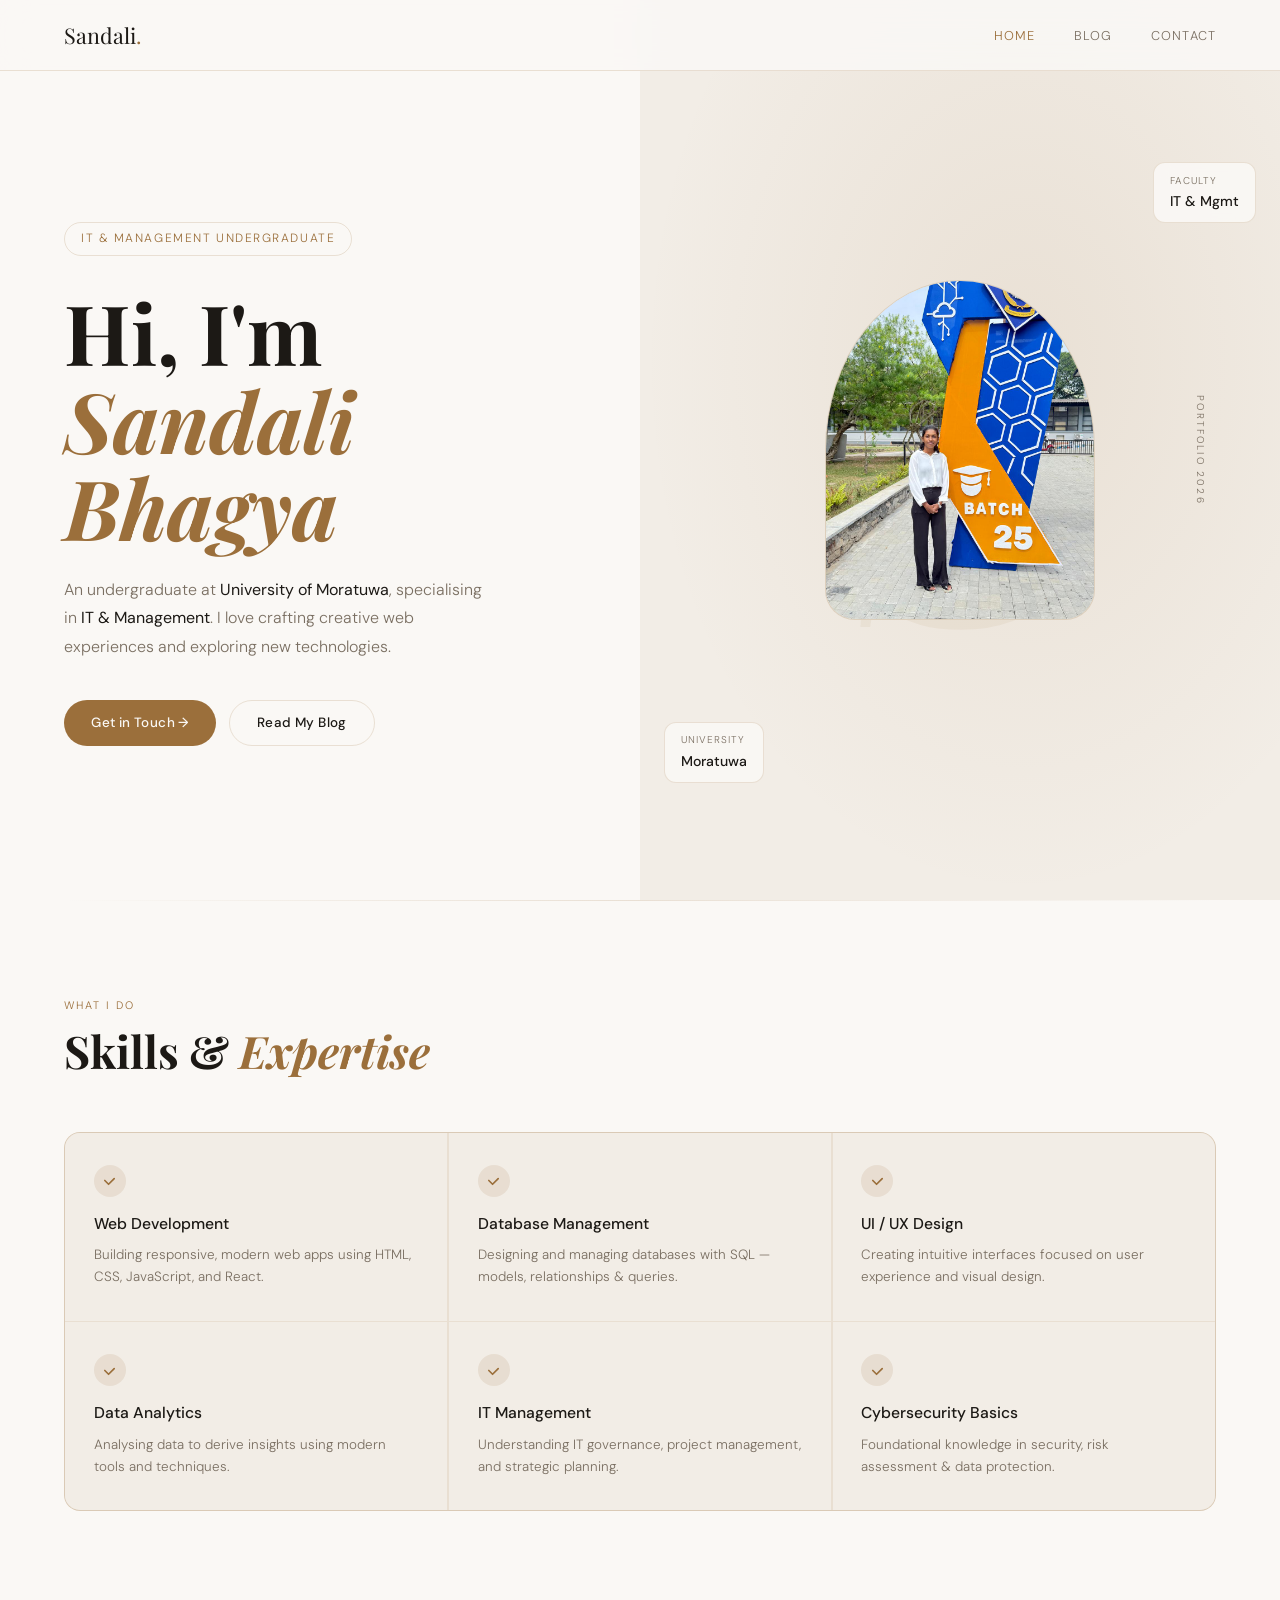
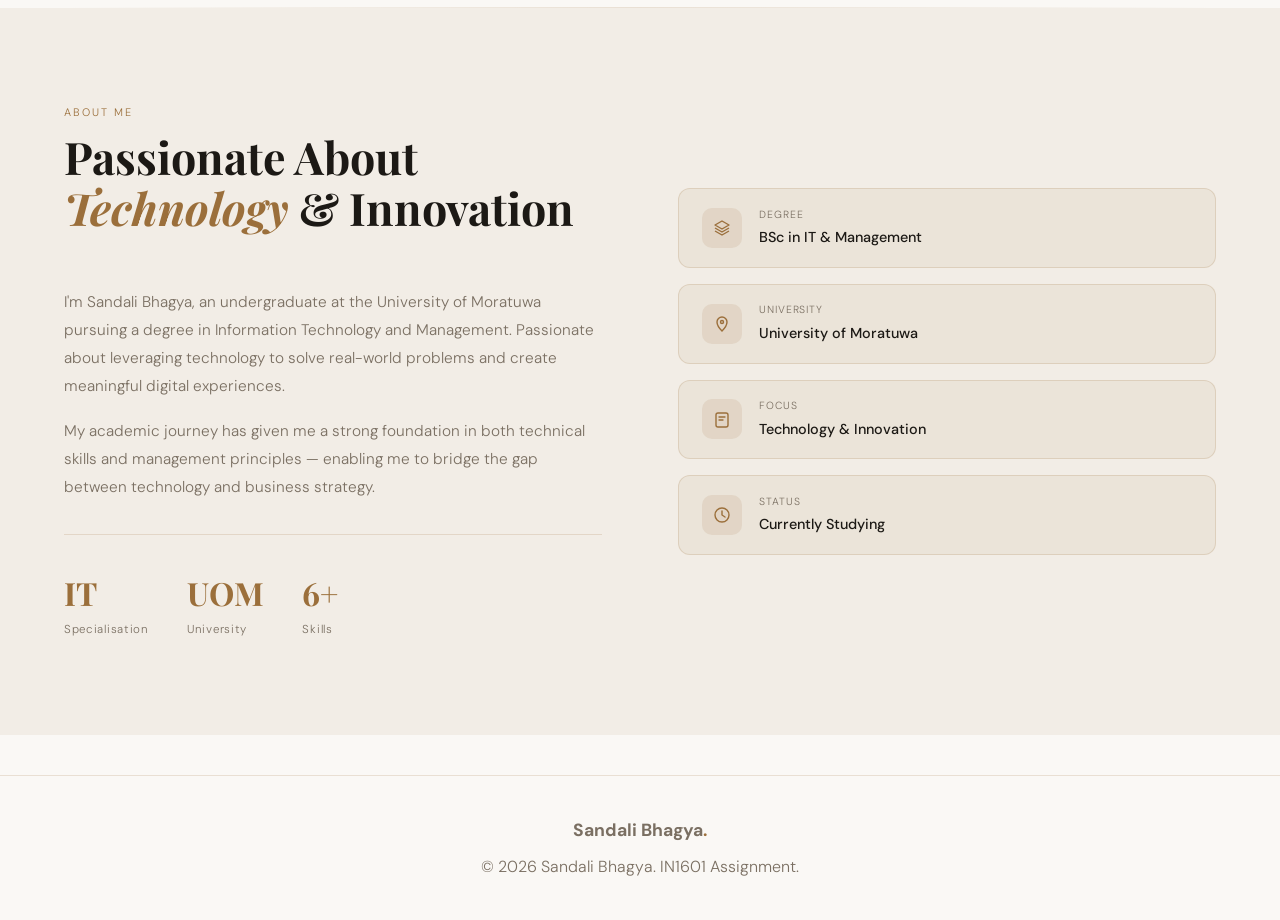
<file: index.html>
<!DOCTYPE html>
<html lang="en">
<head>
  <meta charset="UTF-8" />
  <meta name="viewport" content="width=device-width, initial-scale=1.0"/>
  <title>Sandali Bhagya — Portfolio</title>
  <link rel="preconnect" href="https://fonts.googleapis.com">
  <link rel="preconnect" href="https://fonts.gstatic.com" crossorigin>
  <link href="https://fonts.googleapis.com/css2?family=Playfair+Display:ital,wght@0,400;0,700;1,400&family=DM+Sans:opsz,wght@9..40,300;9..40,400;9..40,500&display=swap" rel="stylesheet">
  <style>
    *, *::before, *::after { box-sizing: border-box; margin: 0; padding: 0; }

    :root {
      --bg:        #faf8f5;
      --bg2:       #f2ede6;
      --bg3:       #ebe4d9;
      --accent:    #9b6f3b;
      --accent2:   #7a5228;
      --text:      #1c1915;
      --muted:     #7a6f62;
      --border:    rgba(155,111,59,0.18);
      --r:         16px;
      --px:        clamp(1.2rem, 5vw, 6rem);
      --sy:        clamp(3.5rem, 8vw, 6rem);
    }

    html { scroll-behavior: smooth; }

    body {
      font-family: 'DM Sans', sans-serif;
      background: var(--bg);
      color: var(--text);
      overflow-x: hidden;
      font-weight: 300;
      line-height: 1.6;
    }

    img { max-width: 100%; display: block; }
    a   { text-decoration: none; }

    /* NAV */
    nav {
      position: fixed;
      inset: 0 0 auto;
      z-index: 200;
      display: flex;
      align-items: center;
      justify-content: space-between;
      padding: 1.1rem var(--px);
      background: rgba(250,248,245,0.88);
      backdrop-filter: blur(16px);
      border-bottom: 1px solid var(--border);
    }
    .logo { font-family: 'Playfair Display', serif; font-size: clamp(1.1rem,3vw,1.35rem); color: var(--text); }
    .logo em { color: var(--accent); font-style: normal; }
    .nav-links { display: flex; gap: clamp(1.2rem,3vw,2.5rem); list-style: none; }
    .nav-links a { color: var(--muted); font-size: .8rem; letter-spacing: .09em; text-transform: uppercase; transition: color .2s; }
    .nav-links a:hover, .nav-links a.active { color: var(--accent); }

    /* hamburger */
    .ham { display: none; flex-direction: column; gap: 5px; background: none; border: none; cursor: pointer; padding: 6px; z-index: 210; }
    .ham span { display: block; width: 22px; height: 1.5px; background: var(--text); border-radius: 2px; transition: transform .3s, opacity .3s; }
    .ham.open span:nth-child(1) { transform: translateY(6.5px) rotate(45deg); }
    .ham.open span:nth-child(2) { opacity: 0; }
    .ham.open span:nth-child(3) { transform: translateY(-6.5px) rotate(-45deg); }

    /* drawer */
    .drawer { display: none; position: fixed; inset: 0; z-index: 190; background: var(--bg2); flex-direction: column; align-items: center; justify-content: center; gap: 2rem; }
    .drawer.open { display: flex; }
    .drawer a { font-family: 'Playfair Display', serif; font-size: 2rem; color: var(--muted); transition: color .2s; }
    .drawer a:hover, .drawer a.active { color: var(--accent); }

    /* HERO */
    .hero { display: grid; grid-template-columns: 1fr 1fr; min-height: 100svh; position: relative; }

    .hero-left {
      display: flex; flex-direction: column; justify-content: center;
      padding: clamp(5rem,12vw,9rem) var(--px) clamp(3rem,6vw,5rem);
      position: relative; z-index: 1;
    }

    .eyebrow {
      display: inline-flex; align-items: center; gap: .5rem;
      font-size: clamp(.65rem,1.2vw,.75rem); letter-spacing: .13em; text-transform: uppercase;
      color: var(--accent); border: 1px solid var(--border); padding: .42rem 1rem;
      border-radius: 100px; width: fit-content; margin-bottom: clamp(1.2rem,3vw,2rem);
      animation: up .8s ease both;
    }
    .eyebrow svg { width: 11px; height: 11px; flex-shrink: 0; }

    .hero-name {
      font-family: 'Playfair Display', serif;
      font-size: clamp(2.6rem,6.5vw,5.5rem); font-weight: 700; line-height: 1.05;
      margin-bottom: clamp(1rem,2.5vw,1.6rem); animation: up .8s .1s ease both;
    }
    .hero-name .it { font-style: italic; color: var(--accent); }

    .hero-desc {
      font-size: clamp(.88rem,1.5vw,1rem); line-height: 1.78; color: var(--muted);
      max-width: 420px; margin-bottom: clamp(1.6rem,3vw,2.6rem); animation: up .8s .2s ease both;
    }
    .hero-desc strong { color: var(--text); font-weight: 400; }

    .hero-btns { display: flex; flex-wrap: wrap; gap: .8rem; animation: up .8s .3s ease both; }

    .btn {
      display: inline-flex; align-items: center; gap: .45rem;
      padding: .7rem 1.7rem; border-radius: 100px;
      font-family: 'DM Sans', sans-serif; font-size: .84rem; font-weight: 500;
      letter-spacing: .03em; transition: all .25s; cursor: pointer; white-space: nowrap;
    }
    .btn-primary { background: var(--accent); color: #faf8f5; border: none; }
    .btn-primary:hover { background: var(--accent2); transform: translateY(-2px); }
    .btn-outline  { background: transparent; color: var(--text); border: 1px solid var(--border); }
    .btn-outline:hover  { border-color: var(--accent); color: var(--accent); transform: translateY(-2px); }

    .hero-right {
      position: relative; display: flex; align-items: center; justify-content: center;
      background: var(--bg2); overflow: hidden;
    }
    .hero-right::before {
      content: ''; position: absolute; inset: 0;
      background: radial-gradient(ellipse at 60% 40%, rgba(155,111,59,.10) 0%, transparent 70%);
    }
    .deco-s {
      position: absolute; font-family: 'Playfair Display', serif;
      font-size: min(55vw,420px); font-weight: 700; color: rgba(155,111,59,.07);
      line-height: 1; user-select: none; top: 50%; left: 50%; transform: translate(-50%,-50%);
    }

    .photo-frame {
      position: relative; z-index: 1;
      width: clamp(150px,22vw,270px); height: clamp(190px,28vw,340px);
      border-radius: 50% 50% 30px 30px; border: 1px solid var(--border);
      background: var(--bg3); display: flex; align-items: center; justify-content: center;
      flex-direction: column; gap: .5rem; overflow: hidden; animation: fade 1s .4s ease both;
    }
    .photo-frame svg   { opacity: .28; width: clamp(36px,6vw,64px); height: auto; }
    .photo-frame span  { font-size: .7rem; letter-spacing: .1em; color: var(--muted); text-transform: uppercase; }

    .fi {
      position: absolute; z-index: 2; background: rgba(250,248,245,0.92);
      backdrop-filter: blur(10px); border: 1px solid var(--border);
      border-radius: 12px; padding: .6rem 1rem; animation: fade 1s .7s ease both;
    }
    .fi-lbl { font-size: .62rem; letter-spacing: .1em; text-transform: uppercase; color: var(--muted); }
    .fi-val { font-size: .88rem; font-weight: 500; color: var(--text); margin-top: .1rem; }
    .fi-1   { bottom: 13%; left: clamp(8px,3vw,24px); }
    .fi-2   { top:    18%; right: clamp(8px,3vw,24px); }

    .vtxt {
      position: absolute; right: clamp(.8rem,2vw,2rem); top: 50%;
      transform: translateY(-50%) rotate(90deg);
      font-size: .62rem; letter-spacing: .22em; color: var(--muted);
      text-transform: uppercase; white-space: nowrap;
    }



    /* DIVIDER */
    .divider { height: 1px; background: linear-gradient(90deg,transparent,var(--border),transparent); margin: 0 var(--px); }

    /* SECTIONS */
    .section { padding: var(--sy) var(--px); position: relative; }
    .slabel  { font-size: .68rem; letter-spacing: .18em; text-transform: uppercase; color: var(--accent); margin-bottom: .7rem; }
    .stitle  { font-family: 'Playfair Display', serif; font-size: clamp(1.8rem,4vw,2.8rem); font-weight: 700; line-height: 1.12; margin-bottom: clamp(2rem,5vw,3.5rem); }
    .stitle .ac { color: var(--accent); font-style: italic; }

    /* SKILLS */
    #skills { background: var(--bg); }
    .skills-grid {
      display: grid; grid-template-columns: repeat(3,1fr);
      gap: 1.5px; background: var(--border); border: 1px solid var(--border);
      border-radius: var(--r); overflow: hidden;
    }
    .sk-card { background: var(--bg2); padding: clamp(1.2rem,3vw,2rem) clamp(1rem,2.5vw,1.8rem); transition: background .25s; }
    .sk-card:hover { background: var(--bg3); }
    .sk-mark { width: 32px; height: 32px; border-radius: 50%; background: rgba(155,111,59,.12); display: flex; align-items: center; justify-content: center; margin-bottom: .9rem; }
    .sk-mark svg { width: 15px; height: 15px; color: var(--accent); }
    .sk-card h3 { font-size: clamp(.88rem,1.4vw,.98rem); font-weight: 500; margin-bottom: .5rem; }
    .sk-card p  { font-size: clamp(.78rem,1.2vw,.84rem); line-height: 1.65; color: var(--muted); }

    /* ABOUT */
    #about { background: var(--bg2); }
    .about-grid { display: grid; grid-template-columns: 1fr 1fr; gap: clamp(2rem,6vw,6rem); align-items: center; }
    .about-p { color: var(--muted); line-height: 1.82; font-size: clamp(.88rem,1.4vw,.96rem); margin-bottom: 1.1rem; }
    .stat-row { display: flex; flex-wrap: wrap; gap: clamp(1.2rem,3vw,3rem); margin-top: 2rem; padding-top: 2rem; border-top: 1px solid var(--border); }
    .s-num { font-family: 'Playfair Display', serif; font-size: clamp(1.5rem,3vw,2rem); font-weight: 700; color: var(--accent); }
    .s-lbl { font-size: .72rem; color: var(--muted); letter-spacing: .06em; margin-top: .15rem; }

    .info-cards { display: flex; flex-direction: column; gap: 1rem; }
    .ic { display: flex; align-items: center; gap: 1.1rem; padding: 1.1rem 1.4rem; background: var(--bg3); border: 1px solid var(--border); border-radius: 12px; transition: border-color .2s; }
    .ic:hover { border-color: rgba(155,111,59,.38); }
    .ic-icon { width: 40px; height: 40px; border-radius: 10px; background: rgba(155,111,59,.12); display: flex; align-items: center; justify-content: center; flex-shrink: 0; color: var(--accent); }
    .ic-lbl { font-size: .65rem; letter-spacing: .08em; text-transform: uppercase; color: var(--muted); margin-bottom: .18rem; }
    .ic-val { font-size: .9rem; font-weight: 500; color: var(--text); }

   footer { 
      border-top: 1px solid var(--border) !important; 
      padding: 40px 0; 
      margin-top: 40px; 
      color: var(--muted) !important; 
      text-align: center; 
    }
    
    .footer-inner {
      display: flex;
      flex-direction: column;
      gap: 10px;
    }
    
    .footer-logo { font-weight: bold; font-size: 1.1rem; }
   
    
  </style>
</head>
<body>

<!-- NAV -->
<nav>
  <a href="index.html" class="logo">Sandali<em>.</em></a>
  <ul class="nav-links">
    <li><a href="index.html" class="active">Home</a></li>
    <li><a href="blog.html">Blog</a></li>
    <li><a href="contact.html">Contact</a></li>
  </ul>
  <button class="ham" id="ham" aria-label="Open menu">
    <span></span><span></span><span></span>
  </button>
</nav>

<!-- fullscreen mobile drawer -->
<div class="drawer" id="drawer">
  <a href="index.html" class="active">Home</a>
  <a href="blog.html">Blog</a>
  <a href="contact.html">Contact</a>
</div>

<!-- HERO -->
<section class="hero">
  <div class="hero-left">
    <div class="eyebrow">
      
      IT &amp; Management Undergraduate
    </div>
    <h1 class="hero-name">Hi, I'm<br><span class="it">Sandali<br>Bhagya</span></h1>
    <p class="hero-desc">
      An undergraduate at <strong>University of Moratuwa</strong>, specialising in
      <strong>IT &amp; Management</strong>. I love crafting creative web experiences
      and exploring new technologies.
    </p>
    <div class="hero-btns">
      <a href="contact.html" class="btn btn-primary">Get in Touch →</a>
      <a href="blog.html"    class="btn btn-outline">Read My Blog</a>
    </div>
  </div>

  <div class="hero-right">
    <span class="deco-s" aria-hidden="true">S</span>
    <div class="photo-frame">
    
        <img src="me.jpeg" alt="Sandali Bhagya" style="width:100%;height:2000%;object-fit:cover;">
    
      
  
    </div>
    <div class="fi fi-1">
      <div class="fi-lbl">University</div>
      <div class="fi-val">Moratuwa</div>
    </div>
    <div class="fi fi-2">
      <div class="fi-lbl">Faculty</div>
      <div class="fi-val">IT &amp; Mgmt</div>
    </div>
    <span class="vtxt">Portfolio 2026</span>
  </div>


</section>

<div class="divider"></div>

<!-- SKILLS -->
<section class="section" id="skills">
  <div class="slabel reveal">What I Do</div>
  <h2 class="stitle reveal">Skills &amp; <span class="ac">Expertise</span></h2>
  <div class="skills-grid">
    <div class="sk-card reveal"><div class="sk-mark"><svg viewBox="0 0 16 16" fill="none"><path d="M3 8l4 4 6-6" stroke="currentColor" stroke-width="1.8" stroke-linecap="round" stroke-linejoin="round"/></svg></div><h3>Web Development</h3><p>Building responsive, modern web apps using HTML, CSS, JavaScript, and React.</p></div>
    <div class="sk-card reveal"><div class="sk-mark"><svg viewBox="0 0 16 16" fill="none"><path d="M3 8l4 4 6-6" stroke="currentColor" stroke-width="1.8" stroke-linecap="round" stroke-linejoin="round"/></svg></div><h3>Database Management</h3><p>Designing and managing databases with SQL — models, relationships &amp; queries.</p></div>
    <div class="sk-card reveal"><div class="sk-mark"><svg viewBox="0 0 16 16" fill="none"><path d="M3 8l4 4 6-6" stroke="currentColor" stroke-width="1.8" stroke-linecap="round" stroke-linejoin="round"/></svg></div><h3>UI / UX Design</h3><p>Creating intuitive interfaces focused on user experience and visual design.</p></div>
    <div class="sk-card reveal"><div class="sk-mark"><svg viewBox="0 0 16 16" fill="none"><path d="M3 8l4 4 6-6" stroke="currentColor" stroke-width="1.8" stroke-linecap="round" stroke-linejoin="round"/></svg></div><h3>Data Analytics</h3><p>Analysing data to derive insights using modern tools and techniques.</p></div>
    <div class="sk-card reveal"><div class="sk-mark"><svg viewBox="0 0 16 16" fill="none"><path d="M3 8l4 4 6-6" stroke="currentColor" stroke-width="1.8" stroke-linecap="round" stroke-linejoin="round"/></svg></div><h3>IT Management</h3><p>Understanding IT governance, project management, and strategic planning.</p></div>
    <div class="sk-card reveal"><div class="sk-mark"><svg viewBox="0 0 16 16" fill="none"><path d="M3 8l4 4 6-6" stroke="currentColor" stroke-width="1.8" stroke-linecap="round" stroke-linejoin="round"/></svg></div><h3>Cybersecurity Basics</h3><p>Foundational knowledge in security, risk assessment &amp; data protection.</p></div>
  </div>
</section>

<div class="divider"></div>

<!-- ABOUT -->
<section class="section" id="about">
  <div class="about-grid">
    <div>
      <div class="slabel reveal">About Me</div>
      <h2 class="stitle reveal">Passionate About<br><span class="ac">Technology</span> &amp; Innovation</h2>
      <p class="about-p reveal">I'm Sandali Bhagya, an undergraduate at the University of Moratuwa pursuing a degree in Information Technology and Management. Passionate about leveraging technology to solve real-world problems and create meaningful digital experiences.</p>
      <p class="about-p reveal">My academic journey has given me a strong foundation in both technical skills and management principles — enabling me to bridge the gap between technology and business strategy.</p>
      <div class="stat-row reveal">
        <div><div class="s-num">IT</div><div class="s-lbl">Specialisation</div></div>
        <div><div class="s-num">UOM</div><div class="s-lbl">University</div></div>
        <div><div class="s-num">6+</div><div class="s-lbl">Skills</div></div>
      </div>
    </div>
    <div class="info-cards reveal">
      <div class="ic">
        <div class="ic-icon"><svg width="18" height="18" viewBox="0 0 18 18" fill="none"><path d="M9 2L2 6l7 4 7-4-7-4zM2 12l7 4 7-4M2 9l7 4 7-4" stroke="currentColor" stroke-width="1.4" stroke-linejoin="round"/></svg></div>
        <div><div class="ic-lbl">Degree</div><div class="ic-val">BSc in IT &amp; Management</div></div>
      </div>
      <div class="ic">
        <div class="ic-icon"><svg width="18" height="18" viewBox="0 0 18 18" fill="none"><path d="M9 2C6.24 2 4 4.24 4 7c0 4 5 9 5 9s5-5 5-9c0-2.76-2.24-5-5-5z" stroke="currentColor" stroke-width="1.4"/><circle cx="9" cy="7" r="1.5" stroke="currentColor" stroke-width="1.4"/></svg></div>
        <div><div class="ic-lbl">University</div><div class="ic-val">University of Moratuwa</div></div>
      </div>
      <div class="ic">
        <div class="ic-icon"><svg width="18" height="18" viewBox="0 0 18 18" fill="none"><rect x="3" y="3" width="12" height="14" rx="2" stroke="currentColor" stroke-width="1.4"/><path d="M6 7h6M6 10h4" stroke="currentColor" stroke-width="1.3" stroke-linecap="round"/></svg></div>
        <div><div class="ic-lbl">Focus</div><div class="ic-val">Technology &amp; Innovation</div></div>
      </div>
      <div class="ic">
        <div class="ic-icon"><svg width="18" height="18" viewBox="0 0 18 18" fill="none"><circle cx="9" cy="9" r="7" stroke="currentColor" stroke-width="1.4"/><path d="M9 5v4l3 2" stroke="currentColor" stroke-width="1.4" stroke-linecap="round"/></svg></div>
        <div><div class="ic-lbl">Status</div><div class="ic-val">Currently Studying</div></div>
      </div>
    </div>
  </div>
</section>


<footer>
  <div class="container">
    <div class="footer-inner">
      <span class="footer-logo">Sandali Bhagya<span style="color:var(--accent)">.</span></span>
      <span class="footer-copy">© 2026 Sandali Bhagya. IN1601 Assignment.</span>
    </div>
  </div>
</footer>

<script src="script.js"></script>

<script>
  const ham = document.getElementById('ham');
  const drawer = document.getElementById('drawer');
  ham.addEventListener('click', () => {
    const open = drawer.classList.toggle('open');
    ham.classList.toggle('open', open);
    document.body.style.overflow = open ? 'hidden' : '';
  });
  drawer.querySelectorAll('a').forEach(a => a.addEventListener('click', () => {
    drawer.classList.remove('open');
    ham.classList.remove('open');
    document.body.style.overflow = '';
  }));

  const io = new IntersectionObserver(
    entries => entries.forEach(e => { if (e.isIntersecting) { e.target.classList.add('vis'); io.unobserve(e.target); } }),
    { threshold: 0.1 }
  );
  document.querySelectorAll('.reveal').forEach(el => io.observe(el));
</script>

</body>
</html>
</file>
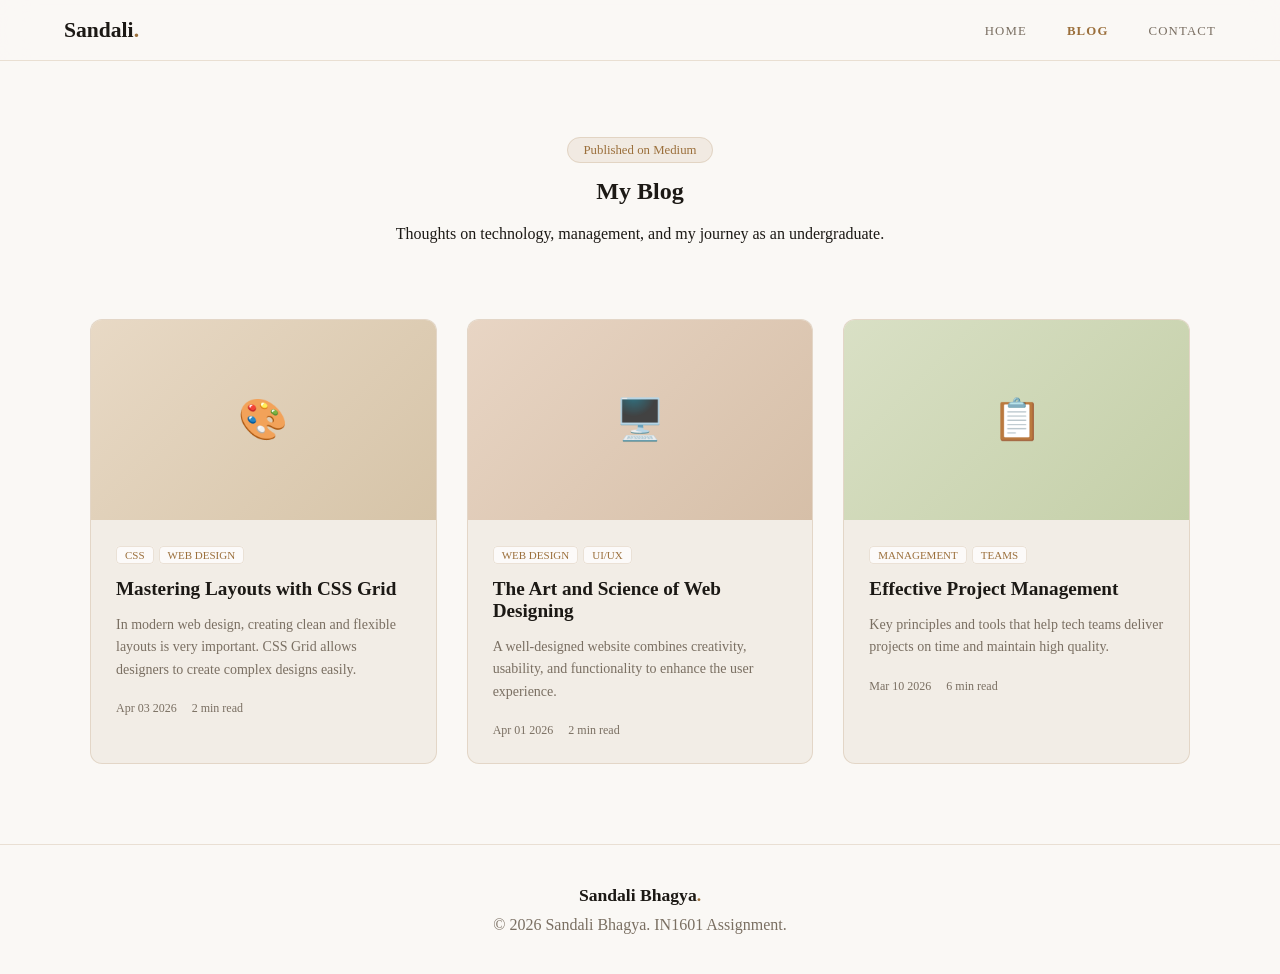
<file: blog.html>
<!DOCTYPE html>
<html lang="en">
<head>
  <meta charset="UTF-8"/>
  <meta name="viewport" content="width=device-width, initial-scale=1.0"/>
  <title>Blog — Sandali</title>
  
  
  <style>
    :root {
      --bg:        #faf8f5;
      --bg2:       #f2ede6;
      --bg3:       #ebe4d9;
      --text:      #1c1915;
      --accent:    #9b6f3b;
      --muted:     #7a6f62;
      --border:    rgba(155,111,59,0.18);
      --tag-bg:    rgba(255,255,255,0.75);
      --accent-light:   rgba(155,111,59,0.1);
      --accent-hover:   #7a5830;
    }

    body { 
      background-color: var(--bg) !important; 
      color: var(--text) !important; 
      margin: 0; 
    }
    
    /* NAVIGATION - Home page එකට සමාන වන ලෙස සකස් කළා */
    nav {
      position: fixed; 
      inset: 0 0 auto; 
      z-index: 200;
      display: flex; 
      align-items: center; 
      justify-content: space-between;
      padding: 1.1rem var(--px, 5%); 
      background: rgba(250,248,245,0.88);
      backdrop-filter: blur(16px); 
      border-bottom: 1px solid var(--border);
    }
    
    .logo { font-family: serif; font-size: 1.35rem; color: var(--text); text-decoration: none; font-weight: bold; }
    .logo span { color: var(--accent); }
    
    .nav-links { display: flex; gap: 2.5rem; list-style: none; margin: 0; padding: 0; }
    .nav-links a { color: var(--muted); font-size: .8rem; letter-spacing: .09em; text-transform: uppercase; text-decoration: none; transition: color 0.3s; }
    .nav-links a.active { color: var(--accent); font-weight: bold; }
    .nav-links a:hover { color: var(--accent); }

    /* BLOG CONTENT STYLES */
    .blog-hero { 
      padding: 140px 0 40px 0 !important; 
      text-align: center; 
    }
    
    .container {
      max-width: 1100px;
      margin: 0 auto;
      padding: 0 20px;
    }

    .blog-grid { 
      display: grid !important; 
      grid-template-columns: repeat(auto-fit, minmax(300px, 1fr)) !important; 
      gap: 30px !important; 
      padding: 20px 0;
    }

    .blog-card { 
      background: var(--bg2) !important; 
      border: 1px solid var(--border) !important; 
      border-radius: 12px;
      overflow: hidden;
      text-decoration: none;
      display: flex;
      flex-direction: column;
      transition: transform 0.3s ease;
    }
    
    .blog-card:hover { transform: translateY(-5px); }
    .pill { background: var(--accent-light) !important; color: var(--accent) !important; border: 1px solid var(--border) !important; padding: 5px 15px; border-radius: 20px; font-size: 0.8rem; }
    
    .blog-thumb { background: var(--bg3) !important; height: 200px; display: flex; align-items: center; justify-content: center; font-size: 2.5rem; }
    .bt1 { background: linear-gradient(135deg,#e8d9c5,#d6c4a8) !important; width:100%; height:100%; display:flex; align-items:center; justify-content:center; }
    .bt2 { background: linear-gradient(135deg,#e8d5c4,#d6bfa8) !important; width:100%; height:100%; display:flex; align-items:center; justify-content:center; }
    .bt3 { background: linear-gradient(135deg,#d9e0c5,#c4cfa8) !important; width:100%; height:100%; display:flex; align-items:center; justify-content:center; }
    
    .blog-body { padding: 25px; flex-grow: 1; }
    .tag { background: var(--tag-bg) !important; color: var(--accent) !important; border: 1px solid var(--border) !important; padding: 2px 8px; border-radius: 4px; font-size: 11px; margin-right: 5px; text-transform: uppercase; }
    .b-title { margin: 15px 0 10px 0; font-size: 1.2rem; color: var(--text) !important; }
    .b-excerpt { color: var(--muted) !important; font-size: 14px; margin-bottom: 20px; line-height: 1.6; }
    .b-meta { font-size: 12px; color: var(--muted) !important; display: flex; gap: 15px; }
    
    footer { 
      border-top: 1px solid var(--border) !important; 
      padding: 40px 0; 
      margin-top: 60px; 
      color: var(--muted) !important; 
      text-align: center; 
    }
    
    .footer-inner { display: flex; flex-direction: column; gap: 10px; }
    .footer-logo { font-weight: bold; font-size: 1.1rem; color: var(--text); }
  </style>
</head>
<body>

<nav>
  <a href="index.html" class="logo">Sandali<span>.</span></a>
  <ul class="nav-links">
    <li><a href="index.html">Home</a></li>
    <li><a href="blog.html" class="active">Blog</a></li>
    <li><a href="contact.html">Contact</a></li>
  </ul>
</nav>

<section class="blog-hero">
  <div class="container">
    <div style="margin-bottom:20px">
      <span class="pill">Published on Medium</span>
    </div>
    <h1>My Blog</h1>
    <p>Thoughts on technology, management, and my journey as an undergraduate.</p>
  </div>
</section>

<section class="section" style="padding-top:0">
  <div class="container">
    <div class="blog-grid">

      <a href="https://medium.com/@sandalih48/mastering-layouts-with-css-grid-28b248578822" target="_blank" rel="noopener" class="blog-card">
        <div class="blog-thumb"><div class="bt1">🎨</div></div>
        <div class="blog-body">
          <div class="tags"><span class="tag">CSS</span><span class="tag">Web Design</span></div>
          <h2 class="b-title">Mastering Layouts with CSS Grid</h2>
          <p class="b-excerpt">In modern web design, creating clean and flexible layouts is very important. CSS Grid allows designers to create complex designs easily.</p>
          <div class="b-meta"><span>Apr 03 2026</span><span>2 min read</span></div>
        </div>
      </a>

      <a href="https://medium.com/@sandalih48/the-art-and-science-of-web-designing-0e1b93ee1927" target="_blank" rel="noopener" class="blog-card">
        <div class="blog-thumb"><div class="bt2">🖥️</div></div>
        <div class="blog-body">
          <div class="tags"><span class="tag">Web Design</span><span class="tag">UI/UX</span></div>
          <h2 class="b-title">The Art and Science of Web Designing</h2>
          <p class="b-excerpt">A well-designed website combines creativity, usability, and functionality to enhance the user experience.</p>
          <div class="b-meta"><span>Apr 01 2026</span><span>2 min read</span></div>
        </div>
      </a>

      <a href="https://medium.com/@sandalih48" target="_blank" rel="noopener" class="blog-card">
        <div class="blog-thumb"><div class="bt3">📋</div></div>
        <div class="blog-body">
          <div class="tags"><span class="tag">Management</span><span class="tag">Teams</span></div>
          <h2 class="b-title">Effective Project Management</h2>
          <p class="b-excerpt">Key principles and tools that help tech teams deliver projects on time and maintain high quality.</p>
          <div class="b-meta"><span>Mar 10 2026</span><span>6 min read</span></div>
        </div>
      </a>

    </div>
  </div>
</section>

<footer>
  <div class="container">
    <div class="footer-inner">
      <span class="footer-logo">Sandali Bhagya<span style="color:var(--accent)">.</span></span>
      <span class="footer-copy">© 2026 Sandali Bhagya. IN1601 Assignment.</span>
    </div>
  </div>
</footer>

<script src="script.js"></script>
</body>
</html>
</file>
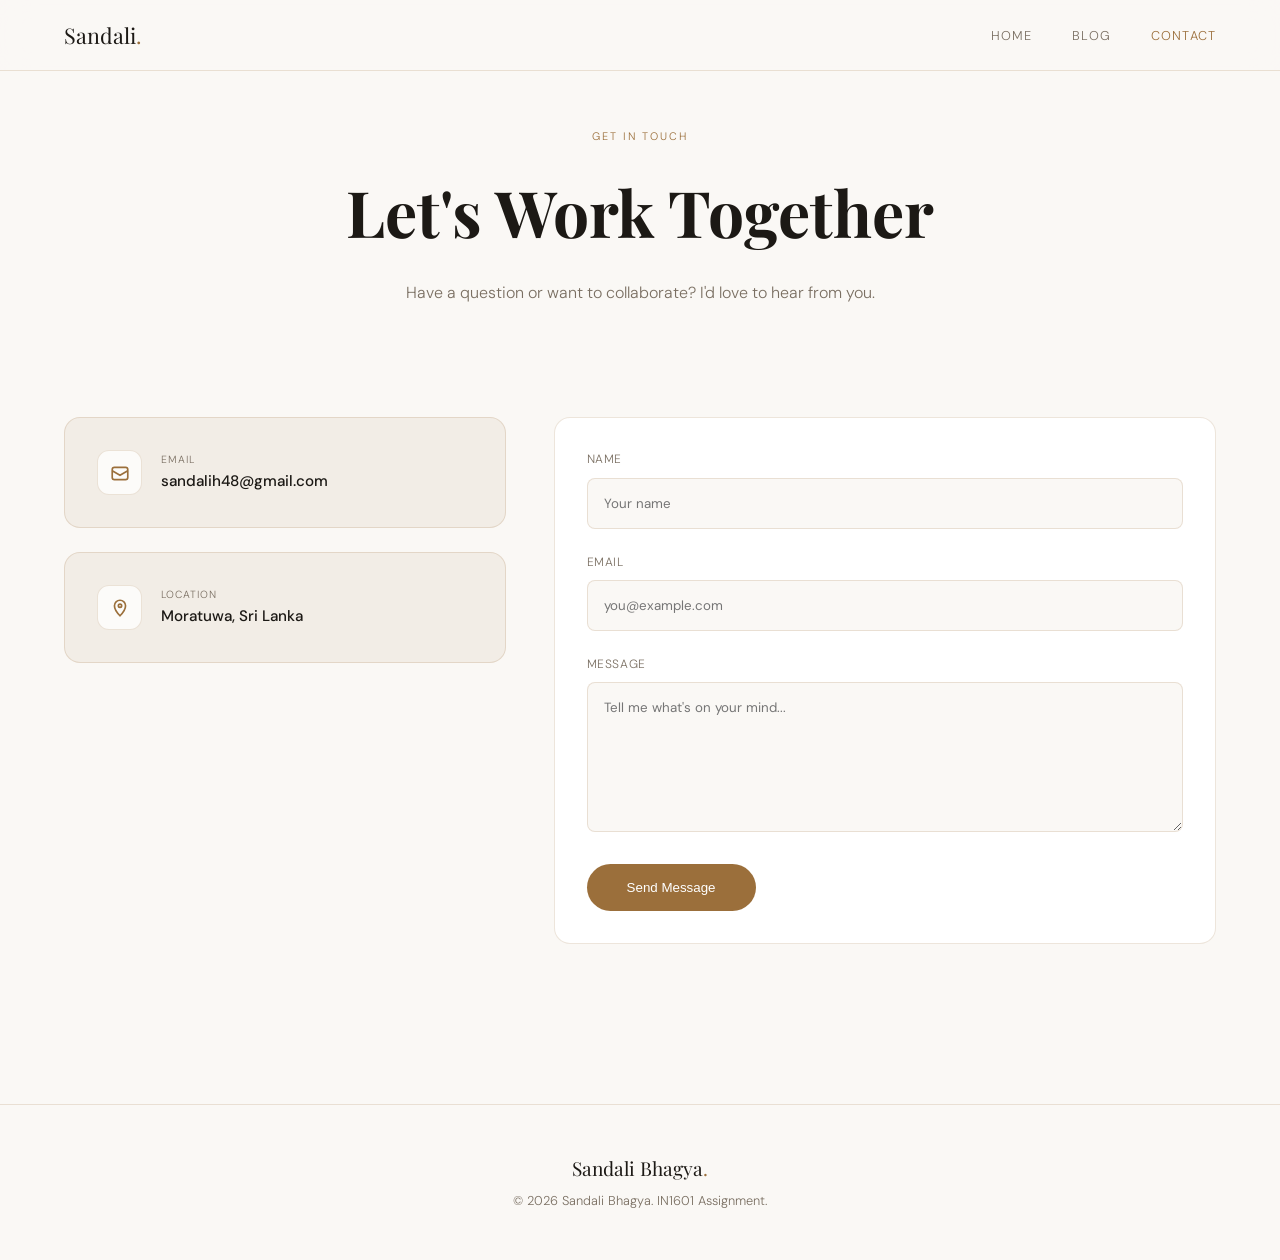
<file: contact.html>
<!DOCTYPE html>
<html lang="en">
<head>
  <meta charset="UTF-8"/>
  <meta name="viewport" content="width=device-width, initial-scale=1.0"/>
  <title>Contact — Sandali Bhagya</title>
  
  <link rel="preconnect" href="https://fonts.googleapis.com">
  <link rel="preconnect" href="https://fonts.gstatic.com" crossorigin>
  <link href="https://fonts.googleapis.com/css2?family=Playfair+Display:ital,wght@0,400;0,700;1,400&family=DM+Sans:opsz,wght@9..40,300;9..40,400;9..40,500&display=swap" rel="stylesheet">

  <style>
    /* CSS Variables - Oya deepu colors walata anuwa update kara */
    :root {
      --bg:        #faf8f5;        /* Creamy warm white */
      --bg2:       #f2ede6;        /* Soft linen tone */
      --bg3:       #ebe4d9;        /* Medium linen */
      --accent:    #9b6f3b;        /* Rich warm brown */
      --accent2:   #7a5228;        /* Dark warm brown */
      --text:      #1c1915;        /* Deep warm charcoal */
      --muted:     #7a6f62;        /* Muted brown */
      --border:    rgba(155, 111, 59, 0.18);
      --tag-bg:    rgba(255, 255, 255, 0.75); /* Floating tags white */
      --px:        clamp(1.2rem, 5vw, 6rem);
    }

    *, *::before, *::after { box-sizing: border-box; margin: 0; padding: 0; }

    body {
      font-family: 'DM Sans', sans-serif;
      background: var(--bg);
      color: var(--text);
      line-height: 1.6;
      font-weight: 300;
      overflow-x: hidden;
    }

    /* NAV */
    nav {
      position: fixed; inset: 0 0 auto; z-index: 200;
      display: flex; align-items: center; justify-content: space-between;
      padding: 1.1rem var(--px); background: rgba(250,248,245,0.88);
      backdrop-filter: blur(16px); border-bottom: 1px solid var(--border);
    }
    .logo { font-family: 'Playfair Display', serif; font-size: 1.35rem; color: var(--text); text-decoration: none; }
    .logo span { color: var(--accent); }
    .nav-links { display: flex; gap: 2.5rem; list-style: none; }
    .nav-links a { color: var(--muted); font-size: .8rem; letter-spacing: .09em; text-transform: uppercase; text-decoration: none; }
    .nav-links a.active { color: var(--accent); }

    /* HERO SECTION */
    .contact-hero { padding: 8rem var(--px) 4rem; text-align: center; }
    .slabel { font-size: .68rem; letter-spacing: .18em; text-transform: uppercase; color: var(--accent); margin-bottom: 1rem; }
    h1 { font-family: 'Playfair Display', serif; font-size: clamp(2.5rem, 6vw, 4rem); margin-bottom: 1rem; }
    .contact-hero p { color: var(--muted); max-width: 600px; margin: 0 auto; }

    /* CONTACT GRID */
    .container { max-width: 1400px; margin: 0 auto; padding: 0 var(--px); }
    .contact-grid { display: grid; grid-template-columns: 1fr 1.5fr; gap: 3rem; margin-top: 3rem; }

    /* CARDS */
    .card { background: var(--bg2); border: 1px solid var(--border); border-radius: 16px; padding: 2rem; }
    .cinfo-list { display: flex; flex-direction: column; gap: 1.5rem; }
    .cinfo-card { display: flex; align-items: center; gap: 1.2rem; transition: transform 0.3s; }
    .cinfo-card:hover { transform: translateY(-5px); border-color: var(--accent); }
    .cicon { width: 45px; height: 45px; border-radius: 12px; background: var(--tag-bg); display: flex; align-items: center; justify-content: center; color: var(--accent); border: 1px solid var(--border); }

    .ci-label { font-size: .65rem; text-transform: uppercase; letter-spacing: .1em; color: var(--muted); }
    .ci-val { font-size: .95rem; font-weight: 500; }

    /* FORM */
    .form-card { background: #ffffff; }
    .flabel { display: block; font-size: .75rem; margin-bottom: .5rem; color: var(--muted); text-transform: uppercase; letter-spacing: .05em; }
    .finput, .ftextarea { 
      width: 100%; padding: 1rem; border-radius: 8px; border: 1px solid var(--border); 
      background: var(--bg); font-family: inherit; margin-bottom: 1.5rem; transition: border-color 0.3s;
    }
    .finput:focus, .ftextarea:focus { outline: none; border-color: var(--accent); background: #fff; }
    .ftextarea { height: 150px; resize: vertical; }

    .btn-primary {
      background: var(--accent); color: #fff; border: none; padding: 1rem 2.5rem;
      border-radius: 50px; font-weight: 500; cursor: pointer; transition: 0.3s;
      display: inline-flex; align-items: center; gap: .5rem;
    }
    .btn-primary:hover { background: var(--accent2); transform: translateY(-2px); }

    /* SUCCESS MESSAGE */
    .fsuccess {
      display: none;
      text-align: center;
      padding: 2rem;
    }
    .fsuccess.show {
      display: block;
    }

    /* FOOTER */
    footer { padding: 3rem var(--px); border-top: 1px solid var(--border); text-align: center; margin-top: 5rem; }
    .footer-logo { font-family: 'Playfair Display', serif; font-size: 1.2rem; }
    .footer-copy { display: block; font-size: .8rem; color: var(--muted); margin-top: .5rem; }

    @media (max-width: 900px) {
      .contact-grid { grid-template-columns: 1fr; }
      nav .nav-links { display: none; }
    }
  </style>
</head>
<body>

<nav>
  <a href="index.html" class="logo">Sandali<span>.</span></a>
  <ul class="nav-links">
    <li><a href="index.html">Home</a></li>
    <li><a href="blog.html">Blog</a></li>
    <li><a href="contact.html" class="active">Contact</a></li>
  </ul>
</nav>

<section class="contact-hero">
  <div class="slabel">GET IN TOUCH</div>
  <h1>Let's Work Together</h1>
  <p>Have a question or want to collaborate? I'd love to hear from you.</p>
</section>

<section style="padding-bottom:80px;">
  <div class="container">
    <div class="contact-grid">

      <div class="cinfo-list">
        <div class="card cinfo-card">
          <div class="cicon">
            <svg width="20" height="20" viewBox="0 0 18 18" fill="none" stroke="currentColor" stroke-width="1.5"><rect x="2" y="4" width="14" height="11" rx="2"/><path d="M2 7l7 4 7-4"/></svg>
          </div>
          <div>
            <div class="ci-label">Email</div>
            <div class="ci-val">sandalih48@gmail.com</div>
          </div>
        </div>
        
        <div class="card cinfo-card">
          <div class="cicon">
            <svg width="20" height="20" viewBox="0 0 18 18" fill="none" stroke="currentColor" stroke-width="1.5"><path d="M9 2C6.24 2 4 4.24 4 7c0 4 5 9 5 9s5-5 5-9c0-2.76-2.24-5-5-5z"/><circle cx="9" cy="7" r="1.5"/></svg>
          </div>
          <div>
            <div class="ci-label">Location</div>
            <div class="ci-val">Moratuwa, Sri Lanka</div>
          </div>
        </div>
      </div>

      <div class="card form-card">
        <form id="contact-form">
          <div class="form-fields">
            <label class="flabel" for="name">Name</label>
            <input class="finput" id="name" type="text" placeholder="Your name" required/>

            <label class="flabel" for="email">Email</label>
            <input class="finput" id="email" type="email" placeholder="you@example.com" required/>

            <label class="flabel" for="message">Message</label>
            <textarea class="ftextarea" id="message" placeholder="Tell me what's on your mind..." required></textarea>

            <button type="submit" class="btn btn-primary">
              Send Message
            </button>
          </div>
          
          <div class="fsuccess">
            <h3 style="color: var(--accent); margin-bottom: 1rem;">Thank you!</h3>
            <p>Your message has been sent successfully. I'll get back to you soon.</p>
          </div>
        </form>
      </div>

    </div>
  </div>
</section>

<footer>
  <div class="container">
    <div class="footer-inner">
      <span class="footer-logo">Sandali Bhagya<span style="color:var(--accent)">.</span></span>
      <span class="footer-copy">© 2026 Sandali Bhagya. IN1601 Assignment.</span>
    </div>
  </div>
</footer>

<script src="script.js"></script>

</body>
</html>
</file>
